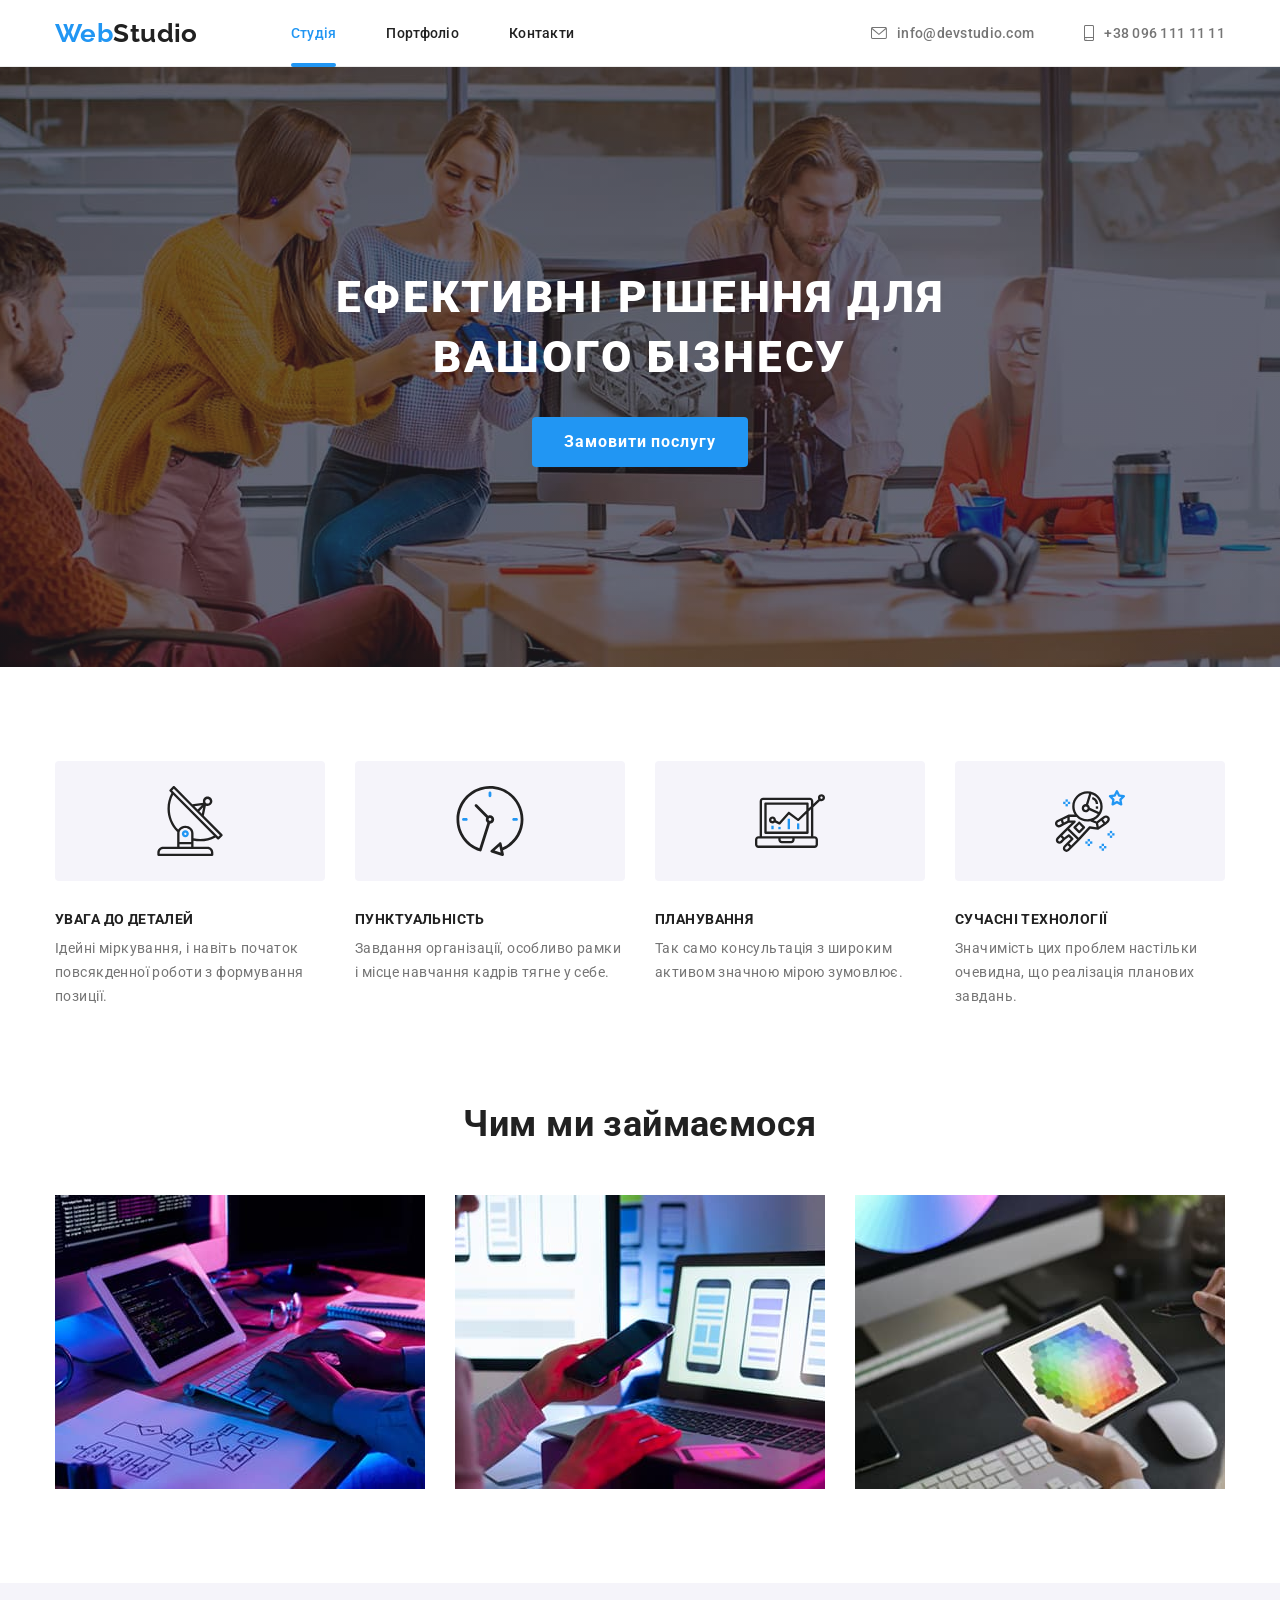
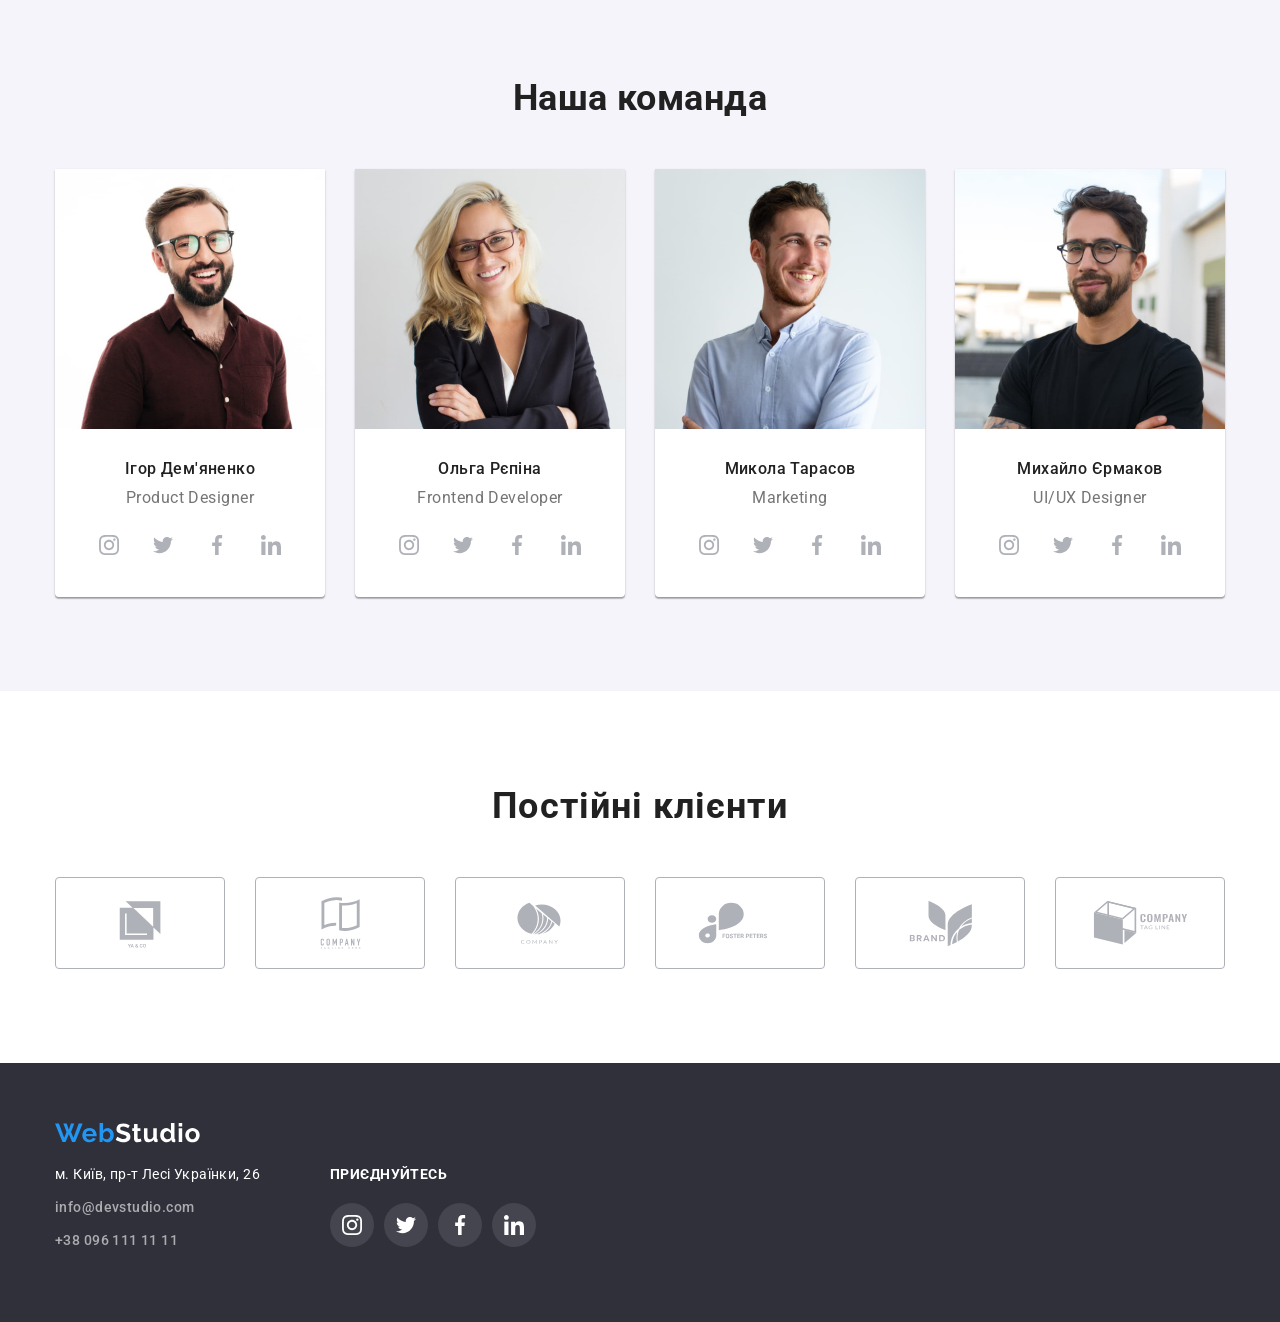
<file: index.html>
<!DOCTYPE html>
<html lang="uk">

                                <!--HEAD-->

<head>
    <meta charset="UTF-8">
    <meta http-equiv="X-UA-Compatible" content="IE=edge">
    <meta name="viewport" content="width=device-width, initial-scale=1.0">
    <title>Студія</title>
    <link rel="preconnect" href="https://fonts.googleapis.com">
<link rel="preconnect" href="https://fonts.gstatic.com" crossorigin>
<!--<link href="https://fonts.googleapis.com/css2?family=Raleway:ital,wght@0,700;1,700&family=Roboto:ital,wght@0,100..900;1,100..900&display=swap" 
      rel="stylesheet">-->
<link href="https://fonts.googleapis.com/css2?family=Raleway:wght@700&family=Roboto:wght@400;500;700;900&display=swap"
      rel="stylesheet">
    <link rel="stylesheet" href="https://cdnjs.cloudflare.com/ajax/libs/modern-normalize/3.0.1/modern-normalize.min.css"> 
          <!--integrity="sha512-q6WgHqiHlKyOqslT/lgBgodhd03Wp4BEqKeW6nNtlOY4quzyG3VoQKFrieaCeSnuVseNKRGpGeDU3qPmabCANg==" 
          crossorigin="anonymous" 
          referrerpolicy="no-referrer">-->
    <link rel="stylesheet" href="./css/styles.css">
</head>
<body>
                                   <!--HEADER-->
    <header class="page-header">
        <div class="container main-nav">
            <!--<a class="logo" href="./index.html">-->
                <a href="./index.html" class="logo">Web<span class="text-logo">Studio</span></a>
                <!--<img src="./images/Logo.svg" alt="Логотип компанії WebStudio" width="145" height="31">-->
        <nav class="navigation">
            <ul class="site-nav list">
                <li class="site-nav-item"><a class="link current" href="./index.html">Студія</a></li>
                <li class="site-nav-item"><a class="link" href="./portfolio.html">Портфоліо</a></li>
                <li class="site-nav-item"><a class="link" href="#">Контакти</a></li>
            </ul>
        </nav>
        <div class="mail-tel">
                <ul class="contacts-header list">
                    <li class="mail-tel-item"><a class="link" href="mailto:info@devstudio.com"><svg class="mail-icon" width="16" height="12">
                        <use href="./images/icons.svg#icon-envelope"></use>
                    </svg>info@devstudio.com</a></li>
                    <li class="mail-tel-item"><a class="link" href="tel:+380961111111"><svg class="mail-icon" width="10" height="16">
                        <use href="./images/icons.svg#icon-smartphone"></use>
                    </svg>+38 096 111 11 11</a></li>
                </ul>
            </div>
        </div>
    </header>

                                     <!--HERO-->

    <main class="main">
        <div class="overlay">
            <section class="hero section">
                <h1 class="title">Ефективні рішення для вашого бізнесу</h1>
                <button data-modal-open class="button" type="button">Замовити послугу</button>

                               <!--MODAL WINDOW-->

                <div class="backdrop is-hidden" data-modal>
                    <div class="modal">
                        <button data-modal-close class="modal-button" type="button">
                            <svg class="modal-icon" width="11" height="11">
                                <use href="./images/icons.svg#icon-close-black"></use>
                            </svg>
                        </button>

                        <form class="modal-form">
                            <p class="modal-title">Залиште свої дані, ми вам передзвонимо</p>
                            <div class="form-field">
                                <label for="name" class="form-label">Ім'я</label>
                                <input
                                    class="form-input"
                                    type="text"
                                    name="name"
                                    id="name"
                                    autocomplete="on"
                                    required
                                />
                                <svg class="input-svg" width="18" height="18">
                                    <use href="./images/icons.svg#icon-person-black"></use>
                                </svg>
                            </div>
                            <div class="form-field">
                                <label for="tel" class="form-label">Телефон</label>
                                <input
                                    class="form-input"
                                    type="tel"
                                    name="tel"
                                    id="tel"
                                    autocomplete="on"
                                    required
                                />
                                <svg class="input-svg" width="18" height="18">
                                    <use href="./images/icons.svg#icon-phone-black"></use>
                                </svg>
                            </div>
                            <div class="form-field">
                                <label for="email" class="form-label">Email</label>
                                <input
                                    class="form-input"
                                    type="email"
                                    name="email"
                                    id="email"
                                    autocomplete="on"
                                    required
                                />
                                <svg class="input-svg" width="18" height="18">
                                    <use href="./images/icons.svg#icon-email-black"></use>
                                </svg>
                            </div>
                            <div class="form-field">
                                <label for="comment" class="form-label">Коментар</label>
                                <textarea
                                    class="modal-textarea"
                                    name="comment"
                                    id="comment"
                                    placeholder="Введіть текст"
                                ></textarea>
                            </div>
                            <div class="checkbox">
                                <input
                                    class="checkbox-input"
                                    type="checkbox"
                                    name="privacy policy"
                                    id="privacy policy"
                                    
                                />
                                <label for="privacy policy" 
                                class="form-checkbox">Погоджуюся з розсилкою та приймаю
                                <a href="#" class="link">Умови договору</a></label>
                            </div>
                            <button class="button" type="submit">Відправити</button>
                        </form>
                    </div>
                    </div>
                </div>
            </section>
        </div>

                                    <!--FEATURES-->

            <section class="features section">
                <div class="container">
                    <div class="features-icons">
                        <div class="features-icon">
                            <svg width="70" height="70">
                                <use href="./images/icons.svg#icon-antenna"></use>
                            </svg>
                        </div>
                        <div class="features-icon">
                            <svg width="70" height="70">
                                <use href="./images/icons.svg#icon-clock"></use>
                            </svg>
                        </div>
                        <div class="features-icon">
                            <svg width="70" height="70">
                                <use href="./images/icons.svg#icon-diagram"></use>
                            </svg>
                        </div>
                        <div class="features-icon">
                            <svg width="70" height="70">
                                <use href="./images/icons.svg#icon-astronaut"></use>
                            </svg>
                        </div>
                    </div>
                <h2 class="visually-hidden">Особливості</h2>
                <ul class="features-list list">
                    <li class="features-item icon-antenna">
                        <h3 class="title">УВАГА ДО ДЕТАЛЕЙ</h3>
                        <p class="text">Ідейні міркування, і навіть початок повсякденної роботи з формування позиції.</p>
                    </li>
                    <li class="features-item icon-clock">
                        <h3 class="title">ПУНКТУАЛЬНІСТЬ</h3>
                        <p class="text">Завдання організації, особливо рамки і місце навчання кадрів тягне у себе.</p>
                    </li>
                    <li class="features-item icon-diagram">
                        <h3 class="title">ПЛАНУВАННЯ</h3>
                        <p class="text">Так само консультація з широким активом значною мірою зумовлює.</p>
                    </li>
                    <li class="features-item icon-astronaut">
                        <h3 class="title">СУЧАСНІ ТЕХНОЛОГІЇ</h3>
                        <p class="text">Значимість цих проблем настільки очевидна, що реалізація планових завдань.</p>
                    </li>
                </ul>
                </div>
            </section>

                                                <!--WORK-->

            <section class="work section">
                <div class="container">
                <h2 class="title">Чим ми займаємося</h2>
                <ul class="work-list list">
                    <li class="work-list-item">
                        <a class="link" href="#"><img src="./images/box1.jpg" alt="Фото роботи 1" width="370"></a>
                    </li>
                    <li class="work-list-item">
                        <a class="link" href="#"><img src="./images/box2.jpg" alt="Фото роботи 2" width="370"></a>
                    </li>
                    <li class="work-list-item">
                        <a class="link" href="#"><img src="./images/box3.jpg" alt="Фото роботи 3" width="370"></a>
                    </li>
                </ul>
                </div>
            </section>

                                                 <!--TEAM-->

            <section class="team section">
                <div class="container">
                <h2 class="title">Наша команда</h2>
                <ul class="cards list">
                    <li class="card">
                        <img src="./images/img1.jpg" alt="фото дизайнера продукту" width="270">
                        <h3 class="name">Ігор Дем'яненко</h3>
                        <p class="position" lang="en">Product Designer</p>
                        <div class="social-links">
                            <ul class="social-link list">
                                <li class="social-link-item">
                                    <a href="" class="link">
                                        <svg  class="media-icon" width="20" height="20">
                                            <use href="./images/icons.svg#icon-instagram"></use>
                                        </svg>
                                    </a>
                                </li>
                                <li class="social-link-item">
                                    <a href="" class="link">
                                        <svg  class="media-icon" width="20" height="20">
                                            <use href="./images/icons.svg#icon-twitter"></use>
                                        </svg>
                                    </a>
                                </li>
                                <li class="social-link-item">
                                    <a href="" class="link">
                                        <svg  class="media-icon" width="20" height="20">
                                            <use href="./images/icons.svg#icon-facebook"></use>
                                        </svg>
                                    </a>
                                </li>
                                <li class="social-link-item">
                                    <a href="" class="link">
                                        <svg  class="media-icon" width="20" height="20">
                                            <use href="./images/icons.svg#icon-linkedin"></use>
                                        </svg>
                                    </a>
                                </li>
                            </ul>
                        </div>
                    </li>
                    <li class="card">
                        <img src="./images/img2.jpg" alt="фото розробника" width="270">
                        <h3 class="name">Ольга Рєпіна</h3>
                        <p class="position" lang="en">Frontend Developer</p>
                        <div class="social-links">
                            <ul class="social-link list">
                                <li class="social-link-item">
                                    <a href="" class="link">
                                        <svg  class="media-icon" width="20" height="20">
                                            <use href="./images/icons.svg#icon-instagram"></use>
                                        </svg>
                                    </a>
                                </li>
                                <li class="social-link-item">
                                    <a href="" class="link">
                                        <svg  class="media-icon" width="20" height="20">
                                            <use href="./images/icons.svg#icon-twitter"></use>
                                        </svg>
                                    </a>
                                </li>
                                <li class="social-link-item">
                                    <a href="" class="link">
                                        <svg  class="media-icon" width="20" height="20">
                                            <use href="./images/icons.svg#icon-facebook"></use>
                                        </svg>
                                    </a>
                                </li>
                                <li class="social-link-item">
                                    <a href="" class="link">
                                        <svg  class="media-icon" width="20" height="20">
                                            <use href="./images/icons.svg#icon-linkedin"></use>
                                        </svg>
                                    </a>
                                </li>
                            </ul>
                        </div>
                    </li>
                    <li class="card">
                        <img src="./images/img3.jpg" alt="фото маркетолога" width="270">
                        <h3 class="name">Микола Тарасов</h3>
                        <p class="position" lang="uk">Marketing</p>
                        <div class="social-links">
                            <ul class="social-link list">
                                <li class="social-link-item">
                                    <a href="" class="link">
                                        <svg  class="media-icon" width="20" height="20">
                                            <use href="./images/icons.svg#icon-instagram"></use>
                                        </svg>
                                    </a>
                                </li>
                                <li class="social-link-item">
                                    <a href="" class="link">
                                        <svg  class="media-icon" width="20" height="20">
                                            <use href="./images/icons.svg#icon-twitter"></use>
                                        </svg>
                                    </a>
                                </li>
                                <li class="social-link-item">
                                    <a href="" class="link">
                                        <svg  class="media-icon" width="20" height="20">
                                            <use href="./images/icons.svg#icon-facebook"></use>
                                        </svg>
                                    </a>
                                </li>
                                <li class="social-link-item">
                                    <a href="" class="link">
                                        <svg  class="media-icon" width="20" height="20">
                                            <use href="./images/icons.svg#icon-linkedin"></use>
                                        </svg>
                                    </a>
                                </li>
                            </ul>
                        </div>
                    </li>
                    <li class="card">
                        <img src="./images/img4.jpg" alt="фото дизайнера інтерфейсу" width="270">
                        <h3 class="name">Михайло Єрмаков</h3>
                        <p class="position" lang="en">UI/UX Designer</p>
                        <div class="social-links">
                            <ul class="social-link list">
                                <li class="social-link-item">
                                    <a href="" class="link">
                                        <svg  class="media-icon" width="20" height="20">
                                            <use href="./images/icons.svg#icon-instagram"></use>
                                        </svg>
                                    </a>
                                </li>
                                <li class="social-link-item">
                                    <a href="" class="link">
                                        <svg  class="media-icon" width="20" height="20">
                                            <use href="./images/icons.svg#icon-twitter"></use>
                                        </svg>
                                    </a>
                                </li>
                                <li class="social-link-item">
                                    <a href="" class="link">
                                        <svg  class="media-icon" width="20" height="20">
                                            <use href="./images/icons.svg#icon-facebook"></use>
                                        </svg>
                                    </a>
                                </li>
                                <li class="social-link-item">
                                    <a href="" class="link">
                                        <svg  class="media-icon" width="20" height="20">
                                            <use href="./images/icons.svg#icon-linkedin"></use>
                                        </svg>
                                    </a>
                                </li>
                            </ul>
                        </div>
                    </li>
                </ul>
                </div>
            </section>

                                       <!--REGULAR CLIENTS-->

            <section class="regular-clients section">
                <div class="container">
                <h2 class="title">Постійні клієнти</h2>
                <ul class="clients list">
                    <li class="client">
                        <a href="" class="link">
                            <svg class="client-icon" width="106" height="60">
                                <use href="./images/icons.svg#icon-ya-go"></use>
                            </svg>
                        </a>
                    </li>
                    <li class="client">
                        <a href="" class="link">
                            <svg class="client-icon" width="106" height="60">
                                <use href="./images/icons.svg#icon-company-tag-line-here"></use>
                            </svg>
                        </a>
                    </li>
                    <li class="client">
                        <a href="" class="link">
                            <svg class="client-icon" width="106" height="60">
                                <use href="./images/icons.svg#icon-company"></use>
                            </svg>
                        </a>
                    </li>
                    <li class="client">
                        <a href="" class="link">
                            <svg class="client-icon" width="106" height="60">
                                <use href="./images/icons.svg#icon-foster-peters"></use>
                            </svg>
                        </a>
                    </li>
                    <li class="client">
                        <a href="" class="link">
                            <svg class="client-icon" width="106" height="60">
                                <use href="./images/icons.svg#icon-brand"></use>
                            </svg>
                        </a>
                    </li>
                    <li class="client">
                        <a href="" class="link">
                            <svg class="client-icon" width="106" height="60">
                                <use href="./images/icons.svg#icon-company-tag-line"></use>
                            </svg>
                        </a>
                    </li>
                </ul>
                </div>
            </section>
    </main>
                                <!--FOOTER-->

    <footer class="footer">
        <div class="container">
            <div class="address-footer">
        <a href="./index.html">
            <img src="./images/Logo1.svg" alt="Логотип компанії WebStudio" width="145" height="31">
        </a>
        <address class="address">
            <ul class="links list">
                <li class="item"><a class="map" href="https://maps.app.goo.gl/XY9bJakmbxrL1zMk9" target="_blank" 
                    rel="noopener nofollow noreferrer">м. Київ, пр-т Лесі Українки, 26</a></li>
                <li class="item"><a class="link" href="mailto:info@devstudio.com">info@devstudio.com</a></li>
                <li class="item"><a class="link" href="tel:+380961111111">+38 096 111 11 11</a></li>
            </ul>
        </address>
        </div>
        <div class="footer-social-links">
            <p class="footer-social">
                ПРИЄДНУЙТЕСЬ
            </p>
            <ul class="social-link list footer-item">
                <li class="social-link-item">
                    <a href="" class="link footer-link">
                        <svg  class="media-icon" width="20" height="20">
                            <use href="./images/icons.svg#icon-instagram"></use>
                        </svg>
                    </a>
                </li>
                <li class="social-link-item">
                    <a href="" class="link footer-link">
                        <svg  class="media-icon" width="20" height="20">
                            <use href="./images/icons.svg#icon-twitter"></use>
                        </svg>
                    </a>
                </li>
                <li class="social-link-item">
                    <a href="" class="link footer-link">
                        <svg  class="media-icon" width="20" height="20">
                            <use href="./images/icons.svg#icon-facebook"></use>
                        </svg>
                    </a>
                </li>
                <li class="social-link-item">
                    <a href="" class="link footer-link">
                        <svg  class="media-icon" width="20" height="20">
                            <use href="./images/icons.svg#icon-linkedin"></use>
                        </svg>
                    </a>
                </li>
            </ul>
        </div>
        </div>
    </footer>
    <script src="./js/modal.js"></script> 
</body>
</html>
</file>
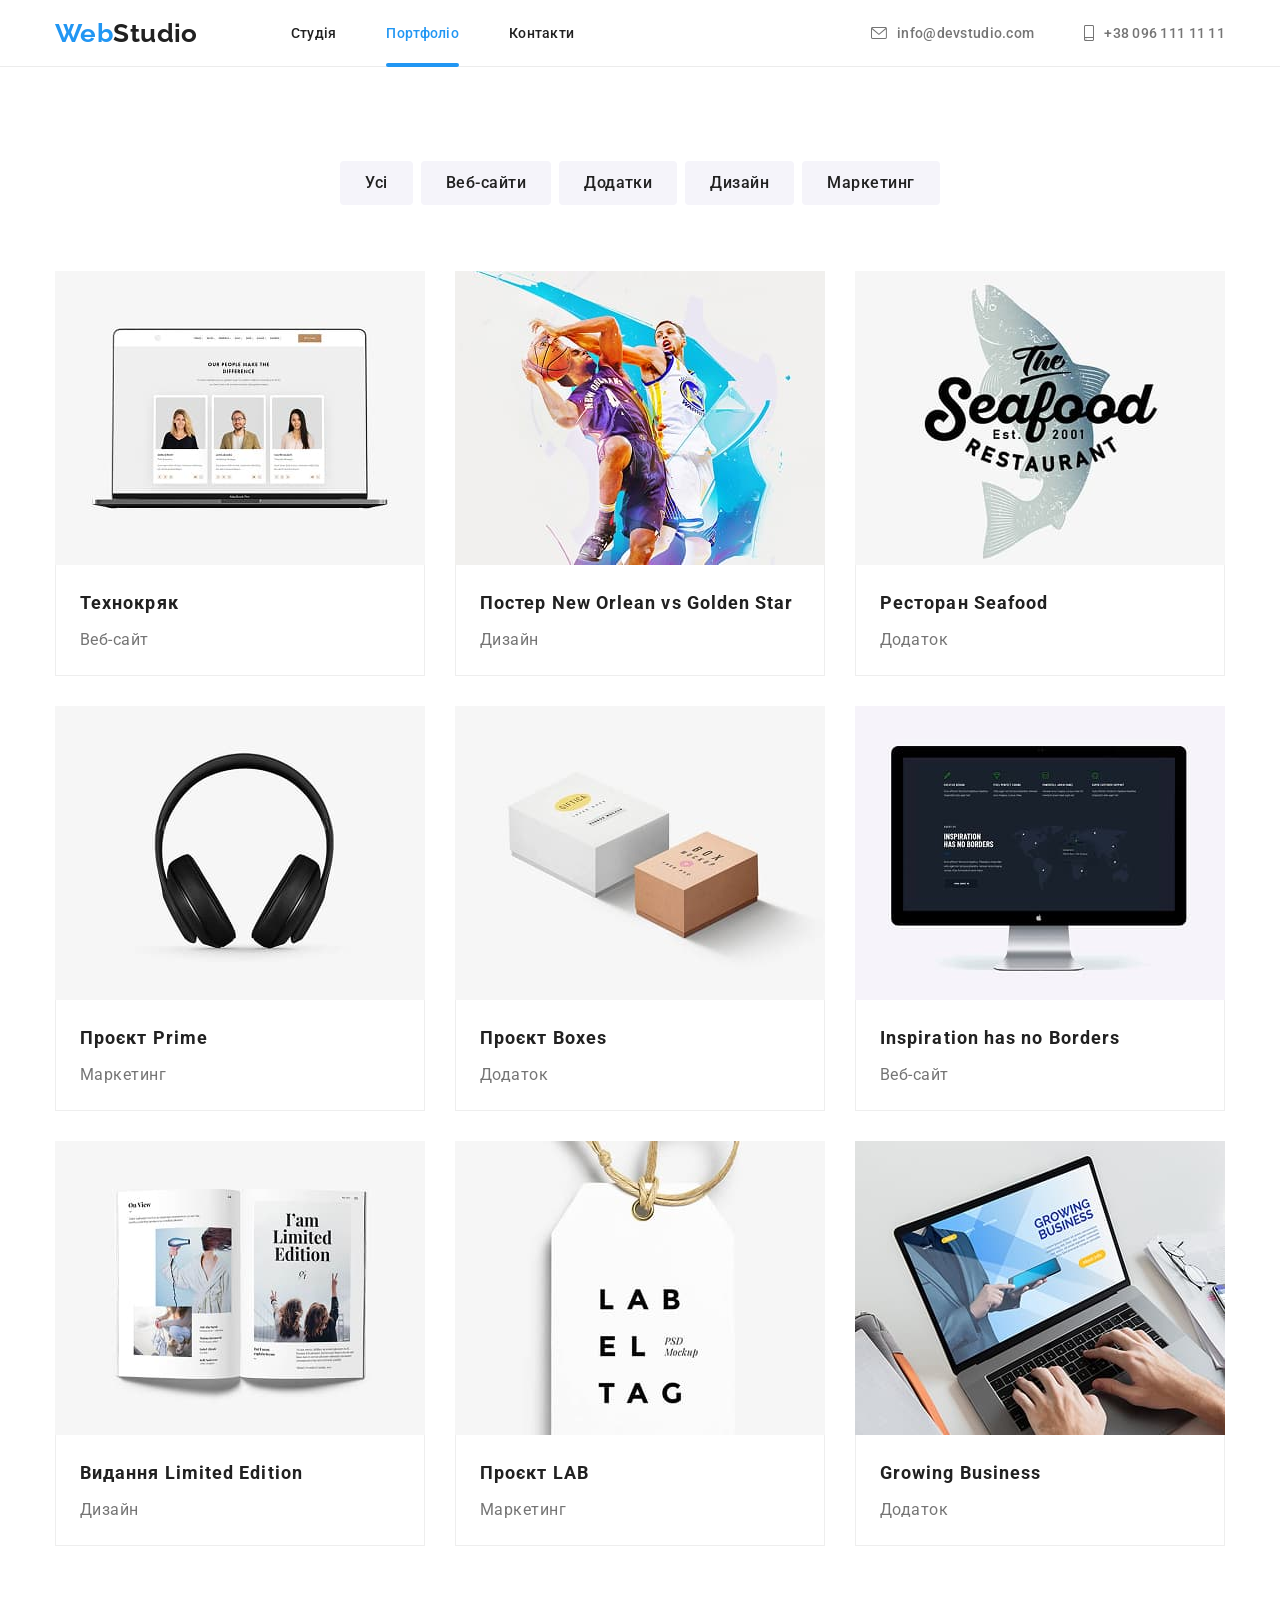
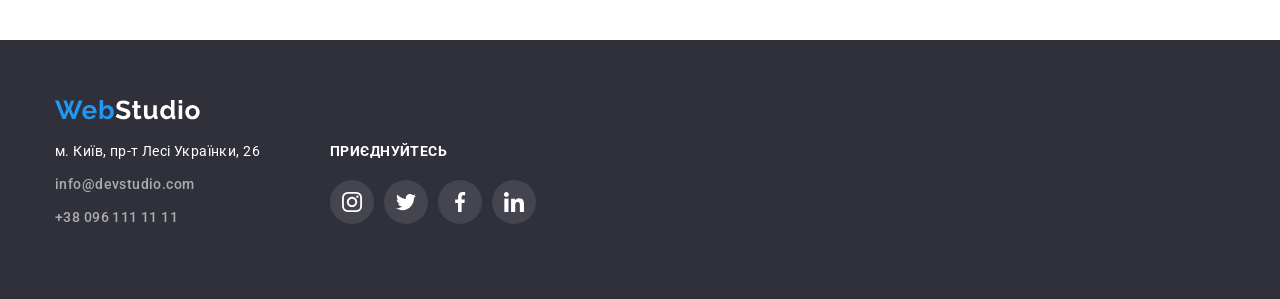
<file: portfolio.html>
<!DOCTYPE html>
<html lang="uk">

                                     <!--HEAD-->

<head>
    <meta charset="UTF-8">
    <meta name="viewport" content="width=device-width, initial-scale=1.0">
    <title>Портфоліо</title>
    <link rel="preconnect" href="https://fonts.googleapis.com">
<link rel="preconnect" href="https://fonts.gstatic.com" crossorigin>
<!--<link href="https://fonts.googleapis.com/css2?family=Raleway:ital,wght@0,700;1,700&family=Roboto:ital,wght@0,100..900;1,100..900&display=swap" 
      rel="stylesheet">-->
<link href="https://fonts.googleapis.com/css2?family=Raleway:wght@700&family=Roboto:wght@400;500;700;900&display=swap"
      rel="stylesheet">
<link rel="stylesheet" href="https://cdnjs.cloudflare.com/ajax/libs/modern-normalize/3.0.1/modern-normalize.min.css"> 
      <!--integrity="sha512-q6WgHqiHlKyOqslT/lgBgodhd03Wp4BEqKeW6nNtlOY4quzyG3VoQKFrieaCeSnuVseNKRGpGeDU3qPmabCANg==" 
      crossorigin="anonymous" 
      referrerpolicy="no-referrer">-->      
<link rel="stylesheet" href="./css/styles.css">
</head>
<body>

                                <!--HEADER-->

     <header class="page-header">
        <div class="container main-nav">
            <!--<a class="logo"href="./index.html">-->
                <a href="./index.html" class="logo">Web<span class="text-logo">Studio</span></a>
                <!--<img src="./images/Logo.svg" alt="Логотип компанії WebStudio" width="145" height="31">-->
        <nav class="navigation">
            <ul class="site-nav list">
                <li class="site-nav-item"><a class="link" href="./index.html">Студія</a></li>
                <li class="site-nav-item"><a class="link current" href="./portfolio.html">Портфоліо</a></li>
                <li class="site-nav-item"><a class="link" href="#">Контакти</a></li>
            </ul>
        </nav>
        <div class="mail-tel">
                <ul class="contacts-header list">
                    <li class="mail-tel-item"><a class="link" href="mailto:info@devstudio.com"><svg class="mail-icon" width="16" height="12">
                        <use href="./images/icons.svg#icon-envelope"></use>
                    </svg>info@devstudio.com</a></li>
                    <li class="mail-tel-item"><a class="link" href="tel:+380961111111"><svg class="mail-icon" width="10" height="16">
                        <use href="./images/icons.svg#icon-smartphone"></use>
                    </svg>+38 096 111 11 11</a></li>
                </ul>
            </div>
        </div>
    </header>
    <main>

                                  <!--BUTTONS-->

        <section class="portfolio section">
            <div class="container">
            <h1 class="visually-hidden">Портфоліо</h1>
            <ul class="buttons list">
                <li class="item"><button class="button-filter all" type="button">Усі</button></li>
                <li class="item"><button class="button-filter web-sites" type="button">Веб-сайти</button></li>
                <li class="item"><button class="button-filter appplications" type="button">Додатки</button></li>
                <li class="item"><button class="button-filter design" type="button">Дизайн</button></li>
                <li class="item"><button class="button-filter marketing" type="button">Маркетинг</button></li>
            </ul>

                                  <!--PORTFOLIO-->

            <ul class="portfolio-list list">
                <li class="portfolio-list-item">
                    <a href="#" class="portfolio-card">
                    <div class="card-thumb">
                    <img src="./images/technocryak.jpg" alt="Веб-сайт Технокряк" width="370">
                    </div>
                    <div class="portfolio-text-title-item">
                    <h2 class="portfolio-title">Технокряк</h2>
                    <p class="portfolio-text">Веб-сайт</p>
                    </div>
                    </a>
                </li>
                <li class="portfolio-list-item">
                    <a href="#" class="portfolio-card">
                    <div class="card-thumb">
                    <img src="./images/neworleanvsgoldenstar.jpg" alt="Дизайн Постер New Orlean vs Golden Star" width="370">
                    </div>
                    <div class="portfolio-text-title-item">
                    <h3 class="portfolio-title">Постер <span lang="en">New Orlean vs Golden Star</span></h3>
                    <p class="portfolio-text">Дизайн</p>
                    </div>
                    </a>
                </li>
                <li class="portfolio-list-item">
                    <a href="#" class="portfolio-card">
                        <div class="card-thumb">
                    <img src="./images/seafood.jpg" alt="Додаток Ресторан Seafood" width="370">
                        </div>
                        <div class="portfolio-text-title-item">
                    <h3 class="portfolio-title">Ресторан <span lang="en">Seafood</span></h3>
                    <p class="portfolio-text">Додаток</p>
                        </div>
                    </a>
                </li>
                <li class="portfolio-list-item">
                    <a href="#" class="portfolio-card">
                        <div class="card-thumb">
                    <img src="./images/prime.jpg" alt="Маркетинг Проєкт Prime" width="370">
                        </div>
                        <div class="portfolio-text-title-item">
                    <h3 class="portfolio-title">Проєкт <span lang="en">Prime</span></h3>
                    <p class="portfolio-text">Маркетинг</p>
                        </div>
                    </a>
                </li>
                <li class="portfolio-list-item">
                    <a href="#" class="portfolio-card">
                        <div class="card-thumb">
                    <img src="./images/projectboxes.jpg" alt="Додаток Проєкт Boxes" width="370">
                        </div>
                        <div class="portfolio-text-title-item">
                    <h3 class="portfolio-title">Проєкт <span lang="en">Boxes</span></h3>
                    <p class="portfolio-text">Додаток</p>
                        </div>
                    </a>
                </li>
                <li class="portfolio-list-item">
                    <a href="#" class="portfolio-card">
                        <div class="card-thumb">
                    <img src="./images/inspirationhasnoborders-min.jpg" alt="Веб-сайт Inspiration has no Borders" width="370">
                        </div>
                        <div class="portfolio-text-title-item">
                    <h3 class="portfolio-title" lang="en">Inspiration has no Borders</h3>
                    <p class="portfolio-text">Веб-сайт</p>
                        </div>
                    </a>
                </li>
                <li class="portfolio-list-item">
                    <a href="#" class="portfolio-card">
                        <div class="card-thumb">
                    <img src="./images/limitededition.jpg" alt="Дизайн Видання Limited Edition" width="370">
                        </div>
                        <div class="portfolio-text-title-item">
                    <h3 class="portfolio-title">Видання <span lang="en">Limited Edition</span></h3>
                    <p class="portfolio-text">Дизайн</p>
                        </div>
                    </a>
                </li>
                <li class="portfolio-list-item">
                    <a href="#" class="portfolio-card">
                        <div class="card-thumb">
                    <img src="./images/projectlab.jpg" alt="Маркетинг Проєкт LAB" width="370">
                        </div>
                        <div class="portfolio-text-title-item">
                    <h3 class="portfolio-title">Проєкт <span lang="en">LAB</span></h3>
                    <p class="portfolio-text">Маркетинг</p>
                        </div>
                    </a>
                </li>
                <li class="portfolio-list-item">
                    <a href="#" class="portfolio-card">
                        <div class="card-thumb">
                    <img src="./images/growingbusiness.jpg" alt="Додаток Growing Business" width="370">
                        </div>
                        <div class="portfolio-text-title-item">
                    <h3 class="portfolio-title" lang="en">Growing Business</h3>
                    <p class="portfolio-text">Додаток</p>
                        </div>
                    </a>
                </li>
            </ul>
            </div>
        </section>
    </main>

                                       <!--FOOTER-->

    <footer class="footer">
        <div class="container">
            <div class="address-footer">
        <a href="./index.html">
            <img src="./images/Logo1.svg" alt="Логотип компанії WebStudio" width="145" height="31">
        </a>
        <address class="address">
            <ul class="links list">
                <li class="item"><a class="map" href="https://maps.app.goo.gl/XY9bJakmbxrL1zMk9" target="_blank" 
                    rel="noopener nofollow noreferrer">м. Київ, пр-т Лесі Українки, 26</a></li>
                <li class="item"><a class="link" href="mailto:info@devstudio.com">info@devstudio.com</a></li>
                <li class="item"><a class="link" href="tel:+380961111111">+38 096 111 11 11</a></li>
            </ul>
        </address>
        </div>
        <div class="footer-social-links">
            <p class="footer-social">
                ПРИЄДНУЙТЕСЬ
            </p>
            <ul class="social-link list footer-item">
                <li class="social-link-item">
                    <a href="" class="link footer-link">
                        <svg  class="media-icon" width="20" height="20">
                            <use href="./images/icons.svg#icon-instagram"></use>
                        </svg>
                    </a>
                </li>
                <li class="social-link-item">
                    <a href="" class="link footer-link">
                        <svg  class="media-icon" width="20" height="20">
                            <use href="./images/icons.svg#icon-twitter"></use>
                        </svg>
                    </a>
                </li>
                <li class="social-link-item">
                    <a href="" class="link footer-link">
                        <svg  class="media-icon" width="20" height="20">
                            <use href="./images/icons.svg#icon-facebook"></use>
                        </svg>
                    </a>
                </li>
                <li class="social-link-item">
                    <a href="" class="link footer-link">
                        <svg  class="media-icon" width="20" height="20">
                            <use href="./images/icons.svg#icon-linkedin"></use>
                        </svg>
                    </a>
                </li>
            </ul>
        </div>
        </div>
    </footer> 
</body>
</html>
</file>
<file: css/styles.css>
/**,
*::before,
*::after {
    box-sizing: inherit;
}*/

:root {
--main-text-color: #757575;
--title-text-color: #212121;
--accent-color: #2196F3;
--active-accent-color: #188CE8;
--secondary-background-color: #F5F5F5;
--background-color: #FFFFFF;
--third-background-color: #F5F4FA;
--fourth-background-color: #2F303A;
--overlay-background-color: #C4C4C4;
--first-border-color: #ECECEC;
--second-border-color: #EEEEEE;
--svg-icon-color: #AFB1B8;
--black-icon-color: #000000;
--card-set-gap: 30px;
--transition-duration: 250ms;
--modal-transition-duration: 500ms;
--transition-timing-function: cubic-bezier(0.4, 0, 0.2, 1);
}

html {
    box-sizing: border-box;
}

h1,
h2,
h3,
h4,
h5,
h6,
p,
ul
{
    margin-top: 0;
    margin-bottom: 0;
}

img {
    display: block;
    max-width: 100%;
    height: auto;
}

body {
    font-family: 'Roboto', sans-serif;
    font-size: 14px;
    letter-spacing: 0.03em;
    background-color: var(--background-color);
    color: var(--title-text-color);
}
.list {
    list-style: none;
    margin: 0;
    padding: 0;
}

                 /* HEADER */

.page-header {
    padding-top: 10px;
    padding-bottom: 10px;
    border-bottom: 1px solid var(--first-border-color);
    background: var(--background-color);
}

.main-nav {
    display: flex;
    align-items: center;
}

.container {
    width: 1200px;
    padding-left: 15px;
    padding-right: 15px;
    padding-top: 0;
    padding-bottom: 0;
    margin-left: auto;
    margin-right: auto;
    /*outline: 1px solid red;*/
}

.section {
    padding: 94px 0;
}

.navigation{

}

.logo {

    margin-right: 93px;
    /* width: 145px; */

    color: var(--accent-color);
    text-decoration: none;
    font-family: 'Raleway';
    font-weight: 700;
    font-size: 26px;
    line-height: 1.19;
    /* identical to box height */
}

.text-logo {
    color: var(--title-text-color);
}

/*.logo {
    margin-right: 93px;
    width: 145px;
    height: 31px;
    left: 215px;
    top: 24px;
    text-decoration: none;
    font-family: 'Raleway', sans-serif;
    font-style: normal;
    font-weight: bold;
    font-size: 26px;
    line-height: 1.192;
    letter-spacing: 0.03em;
    color: var(--accent-color);
}

/*.text-logo {
    color: var(--title-text-color);
}*/

.site-nav {
    display: flex;
}

.site-nav .site-nav-item:not(:last-child) {
    margin-right: 50px;
}

.site-nav .link {
    display: block;
    padding: 15px 0;
    text-decoration: none;
    /*font-family: 'Roboto';
    font-style: normal;*/
    font-weight: 500;
    font-size: 14px;
    line-height: 1.143;
    letter-spacing: 0.02em;
    color: var(--title-text-color);
    /*width: 281px;
    height: 16px;
    left: 453px;
    top: 32px;*/
}

.site-nav .link:hover,
.site-nav .link:focus {
    color: var(--accent-color);
}

.site-nav .link.current {
    position: relative;
    color: var(--accent-color);
}

.site-nav .link.current::after {
    position: absolute;
    bottom: -11px;
    left: 0;
    width: 100%;
    height: 4px;
    background-color: var(--accent-color);
    content: "";
    border-radius: 2px;
}

.contacts-header {
    display: flex;
}

.contacts-header .mail-tel-item + .mail-tel-item {
    margin-left: 50px;
}

.mail-tel {
    display: flex;
    align-items: center;
    justify-content: center;
    margin-left: auto;
}

.contacts-header .link {
    display: flex;
    align-items: center;
    justify-content: center;
    padding: 10px 0;
    text-decoration: none;
    /*font-family: 'Roboto';
    font-style: normal;*/
    font-weight: 500;
    font-size: 14px;
    line-height: 1.143;
    letter-spacing: 0.02em;
    color: var(--main-text-color);
    transition: color var(--transition-duration) 
    var(--transition-timing-function);
}

.contacts-header .mail-icon {
    display:block;
    text-decoration: none;
    margin-right: 10px;
    fill: currentColor;

    transition-property: transform;
    transition-duration: 1000ms;
    transition-timing-function: var(--transition-timing-function);

}

.contacts-header .link:hover .mail-icon{
    transform: scale(1.5) rotate(360deg);
}

.contacts-header .link:hover,
.contacts-header .link:focus {
    color: var(--accent-color);

}

/*.contacts-header .link:hover .mail-icon{
    transform: scale(1.5);
}*/

/* Main */
main {
    /*hero*/
}

                          /*HERO*/

.overlay {
    max-width: 1600px;
    height: 600px;
    margin-left: auto;
    margin-right: auto;
    background-image:
            linear-gradient(to right,
                rgba(47, 48, 58, 0.4),
                rgba(47, 48, 58, 0.4)),
            url('../images/backgroundhero.jpg');
        background-repeat: no-repeat;
        background-position: center;
        background-size: cover;
        background-color: var(--overlay-background-color);
}

.hero {
    /*height: 600px;*/
    margin: 0 auto;
    padding-top: 200px;
    padding-bottom: 200px;
    /*background-color: var(--fourth-background-color), 0.4;*/
    text-align: center;
}

.hero .title {
    width: 696px;
    margin-top: 0;
    margin-bottom: 30px;
    margin-left: auto;
    margin-right: auto;
    font-weight: 900;
    font-size: 44px;
    line-height: 1.364;
    letter-spacing: 0.06em;
    text-align: center;
    text-transform: uppercase;
    color: var(--background-color);
}

.button{
    display: inline-block;
    align-items: center;
    text-align: center;
    padding: 10px 32px;
    min-width: 216px;
    font-family: inherit;
    font-weight: bold;
    font-size: 16px;
    line-height: 1.875;
    letter-spacing: 0.06em;
    color: var(--background-color);
    background: var(--accent-color);
   /*box-shadow: 0px 4px 4px rgba(0, 0, 0, 0.15);*/
    /*box-shadow: drop-shadow(0px 4px 4px rgba(0, 0, 0, 0.15))*/
    border-radius: 4px;
    cursor: pointer;
    border: none;

    transition: background-color 
    var(--transition-duration) 
    var(--transition-timing-function),
    box-shadow var(--transition-duration) 
    var(--transition-timing-function);
}

.button:hover,
.button:focus {
    background-color: var(--active-accent-color);
    box-shadow: 0px 4px 4px rgba(0, 0, 0, 0.15);
    border-radius: 4px;
}

                            /*MODAL WINDOW*/

.backdrop {
    position: fixed;
    top: 0;
    left: 0;
    width: 100%;
    height: 100%;
    background-color: rgba(0, 0, 0, 0.2);
    z-index: 1;
    opacity: 1;
    visibility: visible;
    transition: opacity var(--modal-transition-duration)
    var(--transition-timing-function),
    visibility var(--modal-transition-duration)
    var(--transition-timing-function);
}

.backdrop.is-hidden {
    opacity: 0;
    pointer-events: none;
    visibility: hidden;
}

.backdrop.is-hidden .modal {
    transform: translate(-50%, -50%) scale(0.2) rotate(180deg);
}

.modal {
    position: absolute;
    top: 50%;
    left: 50%;
    padding: 40px;
    transform: translate(-50%, -50%) scale(1) rotate(0);
    transition: transform var(--modal-transition-duration)
    var(--transition-timing-function);
    min-height: 581px;
    width: 528px;
    background-color: var(--background-color);
    box-shadow: 0px 1px 3px rgba(0, 0, 0, 0.12),
                0px 1px 1px rgba(0, 0, 0, 0.14),
                0px 2px 1px rgba(0, 0, 0, 0.2);
    border-radius: 4px;
}

.modal .modal-button {
    position: absolute;
    top: 8px;
    right: 8px;
    display: flex;
    align-items: center;
    justify-content: center;
    font-family: inherit;
    padding: 0;
    margin: 0;
    height: 30px;
    width: 30px;
    border-radius: 50%;
    cursor: pointer;
    fill: var(--black-icon-color);
    background-color: var(--background-color);
    background: transparent;
    border: 1px solid rgba(0, 0, 0, 0.1);
}

.modal .modal-icon {
    transition: fill var(--transition-duration)
    var(--transition-timing-function);
}

.modal .modal-button:hover .modal-icon {
    fill: var(--accent-color);
}

.modal-form {

}

.modal-title {
    font-weight: 700;
    font-size: 20px;
    line-height: 1.15;
    text-align: center;
    letter-spacing: 0.03em;
    margin-bottom: 12px;
    color: var(--title-text-color);
}

.form-field {
    position: relative;
    display: flex;
    flex-direction: column;
    margin-bottom: 10px;
}

.form-label {
    margin-bottom: 4px;
    margin-right: auto;
    font-weight: 400;
    font-size: 12px;
    line-height: 1.17;
    letter-spacing: 0.01em;
    color: var(--main-text-color);
}

.form-input {
    height: 40px;
    padding-left: 42px;
    border: 1px solid rgba(33,33,33,0.2);
    border-radius: 4px;
}

.input-svg {
    position: absolute;
    display: inline-block;
    left: 12px;
    bottom: 11px;
}

.checkbox {
    margin-bottom: 30px;
    margin-top: 20px;
}

.m


                             /*FEATURES*/

.features {
    background-color: var(--background-color);
}

.visually-hidden {
    position: absolute;
    white-space: nowrap;
    width: 1px;
    height: 1px;
    overflow: hidden;
    border: 0;
    padding: 0;
    clip: rect(0 0 0 0);
    clip-path: inset(50%);
    margin: -1px;
}

.features-list {
    display: flex;
}

.features-item {
    width: 270px;
}

.features-list .features-item + .features-item {
    margin-left: 30px;
}

.features-icons {
    display: flex;
}

.features-icons .features-icon + .features-icon {
    margin-left: 30px;

}

.features-icon {
    display: flex;
    align-items: center;
    justify-content: center;
    width: 270px;
    height: 120px;
    background-color: var(--third-background-color);
    border-radius: 4px;
}

.features .title {
    /*font-family: 'Roboto';
    font-style: normal;*/
    margin-top: 30px;
    font-weight: bold;
    font-size: 14px;
    line-height: 1.143;
    /*letter-spacing: 0.03em;*/
    /*text-align: center;*/
    text-transform: uppercase;
    color: var(--title-text-color);
}

.features .text {
    margin-top: 10px;  
    font-size: 14px;
    line-height: 1.714;
    /*letter-spacing: 0.03em;*/
    color: var(--main-text-color);
}

                                          /*WORK*/

.work {
    padding-top: 0;
   /* background-color: var(--background-color);*/
}

.work .title {
    /*font-family: 'Roboto';
    font-style: normal;*/
    font-weight: bold;
    font-size: 36px;
    line-height: 1.167;
    /*letter-spacing: 0.03em;*/
    text-align: center;
    /*text-transform: uppercase;*/
    color: var(--title-text-color);
}

.work-list {
    display: flex;
    margin-top: 50px;
}

.work-list .work-list-item + .work-list-item {
    margin-left: 30px;
}

                              /*---------TEAM---------*/

.team {
    padding-bottom: 94px;
    background: var(--third-background-color);
}

.team .title {
    margin-bottom: 50px;
    /*font-family: 'Roboto';
    font-style: normal;*/
    font-weight: bold;
    font-size: 36px;
    line-height: 1.167;
    /*letter-spacing: 0.03em;*/
    text-align: center;
    color: var(--title-text-color);
}

.cards img {
    display: block;
    width: 100%;
    height: auto;
}

.cards {
    display: flex;
    flex-wrap: wrap;
    gap: var(--card-set-gap);
}

.card {
    width: 270px;
    flex-basis: calc((100% - 90px) / 4);
    background-color: var(--background-color);
    box-shadow: 0px 1px 3px rgba(0, 0, 0, 0.12), 
                0px 1px 1px rgba(0, 0, 0, 0.14), 
                0px 2px 1px rgba(0, 0, 0, 0.2);
    border-radius: 0px 0px 4px 4px;
}

.name {
    margin-top: 30px;
    font-weight: 500;
    font-size: 16px;
    line-height: 1.188;
    /*letter-spacing: 0.03em;*/
    text-align: center;
    color: var(--title-text-color);
}

.position {
   margin-top: 10px;
   margin-bottom: 16px;
    font-size: 16px;
    line-height: 1.188;
    letter-spacing: 0.03em;
    text-align: center;
    color: var(--main-text-color);
}

.social-links {
    display: flex;
    align-items: center;
    width: 206px;
    height: 44px;
    margin-left: auto;
    margin-right: auto;
    margin-bottom: 30px;
}

.social-link {
    display: flex;
    align-items: center;
}

.social-link .link {
    display: block;
    width: 44px;
    height: 44px;
    padding: 12px;
    border-radius: 50%;
    fill: var(--svg-icon-color);
}

.social-link > .social-link-item + .social-link-item {
    margin-left: 10px;
}

.social-link .media-icon {
    display: block;
}

.social-link .link:hover,
.social-link .link:focus {
    fill: var(--background-color);
    background-color: var(--accent-color);
    border-radius: 50%;
}

                           /*REGULAR CLIENTS*/

.regular-clients .title {
    margin-bottom: 50px;
    font-weight: bold;
    font-size: 36px;
    line-height: 1.167;
    text-align: center;
    letter-spacing: 0.03em;
}

.clients {
    display:flex;
}

.clients > .client {
    display:block;
    margin: 0;
    padding: 0;
}

.clients > .client + .client {
    margin-left: 30px;
}

.clients .link {
    display: block;
    width: 170px;
    height: 92px;
    padding: 16px 32px;
    border-radius: 4px;
    text-decoration: none;
    fill: var(--svg-icon-color);
    border: 1px solid var(--svg-icon-color);

    transition-property: transform;
    transition-duration: var(--transition-duration);
    transition-timing-function: cubic-bezier(0.4, 0, 0.2, 1);
}

.client-icon {
    display: block;
    width: 106px;
    height: 60px;

    /*transition-property: transform;
    transition-duration: 250ms;
    transition-timing-function: cubic-bezier(0.4, 0, 0.2, 1);*/
}

/*.client-icon:hover {
    transform: scale(1.6);
}*/

.clients .link:hover,
.clients .link:focus {
    fill: var(--accent-color);
    border-radius: 4px;
    border-color: var(--accent-color);

    transform: scale(1.32);
}


                                     /*FOOTER*/

.footer {
    padding-top: 60px;
    padding-bottom: 60px;
    background: var(--fourth-background-color);
}

.footer .container {
    display: flex;
    align-items: baseline;
}

.address-footer {
    margin-right: 70px;
}

.address-footer .address {
    margin-top: 20px;
}

.address .item {
    margin-bottom: 9px;
}

.links .link {
    text-decoration: none;
    font-family: 'Roboto';
    font-style: normal;
    font-weight: 500;
    /*font-size: 14px;*/
    line-height: 1.714;
    /*letter-spacing: 0.03em;*/
    color: rgba(255, 255, 255, 0.6);
    /*outline: 1px solid red;*/
}

/*.links .links-item  {
    margin-top: 9px;
}*/

.links .link:hover,
.links .link:focus {
    color: var(--accent-color);
}

.map {
    text-decoration: none;
    font-family: 'Roboto';
    font-style: normal;
    font-weight: normal;
    /*font-size: 14px;*/
    line-height: 1.714;
    letter-spacing: 0.03em;
    color: var(--background-color);
}

.map:hover,
.map:focus {
    color: var(--accent-color);
}

.footer-social {
    display:block;
    margin-bottom: 20px;
    font-weight: 700;
    font-size: 14px;
    line-height: 1.14;
    letter-spacing: 0.03em;
    color: var(--background-color);
    text-transform: uppercase;
}

.footer-social-links {
    display: block;
    width: 206px;
    height: 80px;
}

.footer-social-links .social-link {
    display: flex;
}

.footer-social-links .footer-link {
    fill: var(--background-color);
}

.footer-link {
    background-color: rgba(255, 255, 255, 0.1);
}

                     /* PORTFOLIO PAGE*/

                       /*FILTERS*/

/*.filters .title {
    color: var(--white-color);
}*/

.portfolio .container {
    display: flex;
    flex-wrap: wrap;
}

.buttons {
    display: flex;
    align-items:center;
    margin-left: auto;
    margin-right: auto;
    padding-bottom: 16px;
    margin-bottom: 50px;
}

.button-filter {
    display: inline-block;
    align-items: center;
    padding: 6px 22px;
    min-width: auto;
    font-weight: 500;
    font-size: 16px;
    line-height: 1.625;
    letter-spacing: 0.03em;
    text-align: center;
    color: var(--title-text-color);
    background: var(--third-background-color);
    /*box-shadow: 0px 4px 4px rgba(0, 0, 0, 0.15);*/
    border-radius: 4px;
    cursor: pointer;
    border: solid transparent;
}

.button-filter:hover,
.button-filter:focus {
    color: var(--background-color);
    background-color: var(--accent-color);
    box-shadow: 0px 3px 1px rgba(0, 0, 0, 0.1),
                0px 1px 2px rgba(0, 0, 0, 0.08),
                0px 2px 2px rgba(0, 0, 0, 0.12);
    /*border-radius: 4px;*/
}

.buttons > .item + .item {
    margin-left: 8px;
}

.portfolio .title {
    color: var(--white-color);
}

.portfolio-title {
    width: 322px;
    /*font-family: 'Roboto';
    font-style: normal;*/
    font-weight: bold;
    font-size: 18px;
    line-height: 2;
    letter-spacing: 0.06em;
    /*text-align: center;*/
    color: var(--title-text-color);
}

.portfolio-text {
    margin-top: 4px;
    /*font-family: 'Roboto';
    font-style: normal;*/
    font-weight: normal;
    font-size: 16px;
    line-height: 1.875;
    letter-spacing: 0.03em;
    /*text-align: center;*/
    color: var(--main-text-color);
}

.portfolio-list {
    display: flex;
    flex-wrap: wrap;
    margin-left: calc(-1 * var(--card-set-gap));
    margin-top: calc(-1 * var(--card-set-gap));
}

.portfolio-list img {
    display: block;
    width: 100%;
    height: auto;

}

.portfolio-text-title-item {
    padding: 20px 24px;

    border-left: 1px solid var(--second-border-color);
    border-right: 1px solid var(--second-border-color);
    border-bottom: 1px solid var(--second-border-color);
}

.portfolio-card {
    display: block;
    text-decoration: none;
}

.portfolio-list-item {
    width: 370px;
    background-color: var(--background-color);
    flex-basis: calc(100% / 3 - var(--card-set-gap));
    margin-top: var(--card-set-gap);
    margin-left: var(--card-set-gap);
}

.portfolio-list-item:hover,
.portfolio-list-item:focus {
    border: var(--second-border-color);
    box-shadow: 0px 1px 1px rgba(0, 0, 0, 0.12),
                0px 4px 4px rgba(0, 0, 0, 0.06),
                1px 4px 6px rgba(0, 0, 0, 0.16);
    /*border-radius: 4px;*/
}
</file>
